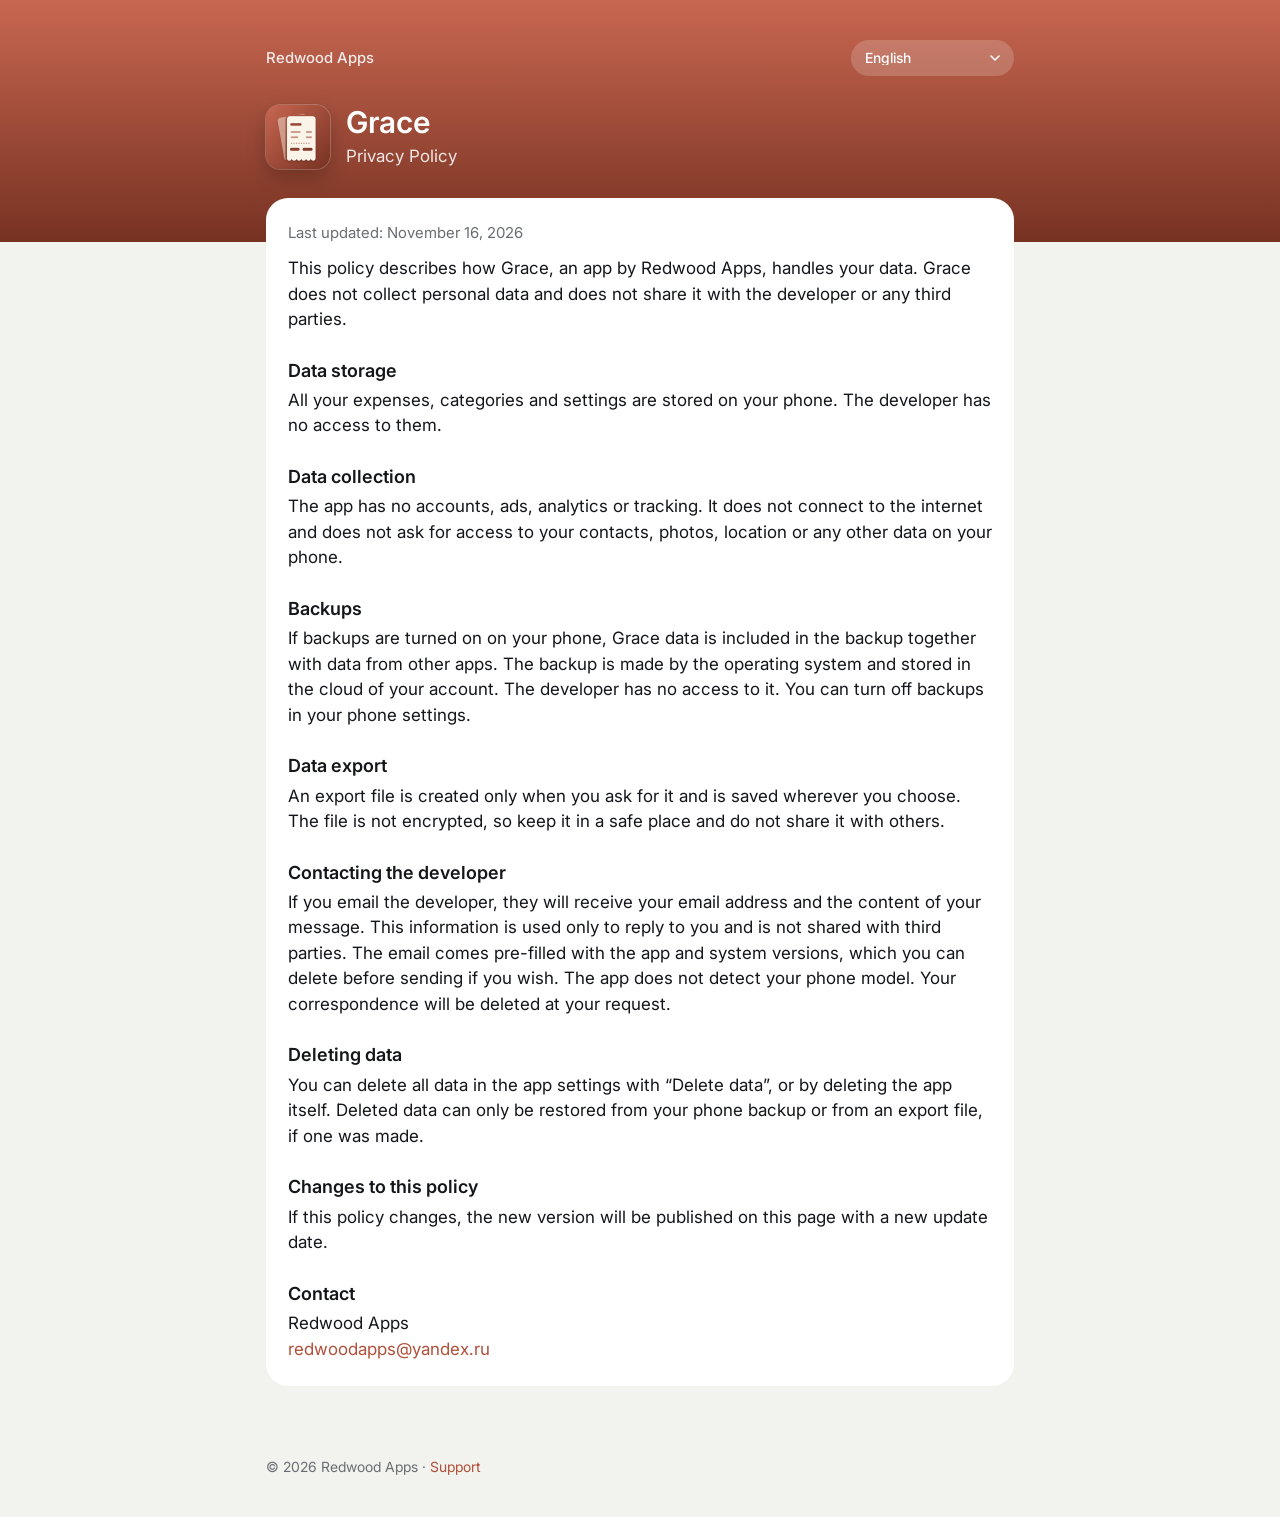
<file: index.html>
<!doctype html>
<html lang="en">
<head>
<meta charset="utf-8">
<!-- Отдельной главной нет: корень ведёт на политику Grace. GitHub Pages не умеет
     настоящую переадресацию сервером, поэтому — meta refresh и скрипт, который
     сохраняет ?lang= из адреса. -->
<meta http-equiv="refresh" content="0; url=grace/privacy/">
<link rel="canonical" href="https://redwood-apps.github.io/grace/privacy/">
<meta name="robots" content="noindex">
<title>Grace — Privacy Policy</title>
<script>location.replace('grace/privacy/' + location.search);</script>
</head>
<body>
<p><a href="grace/privacy/">Grace — Privacy Policy</a></p>
</body>
</html>
</file>
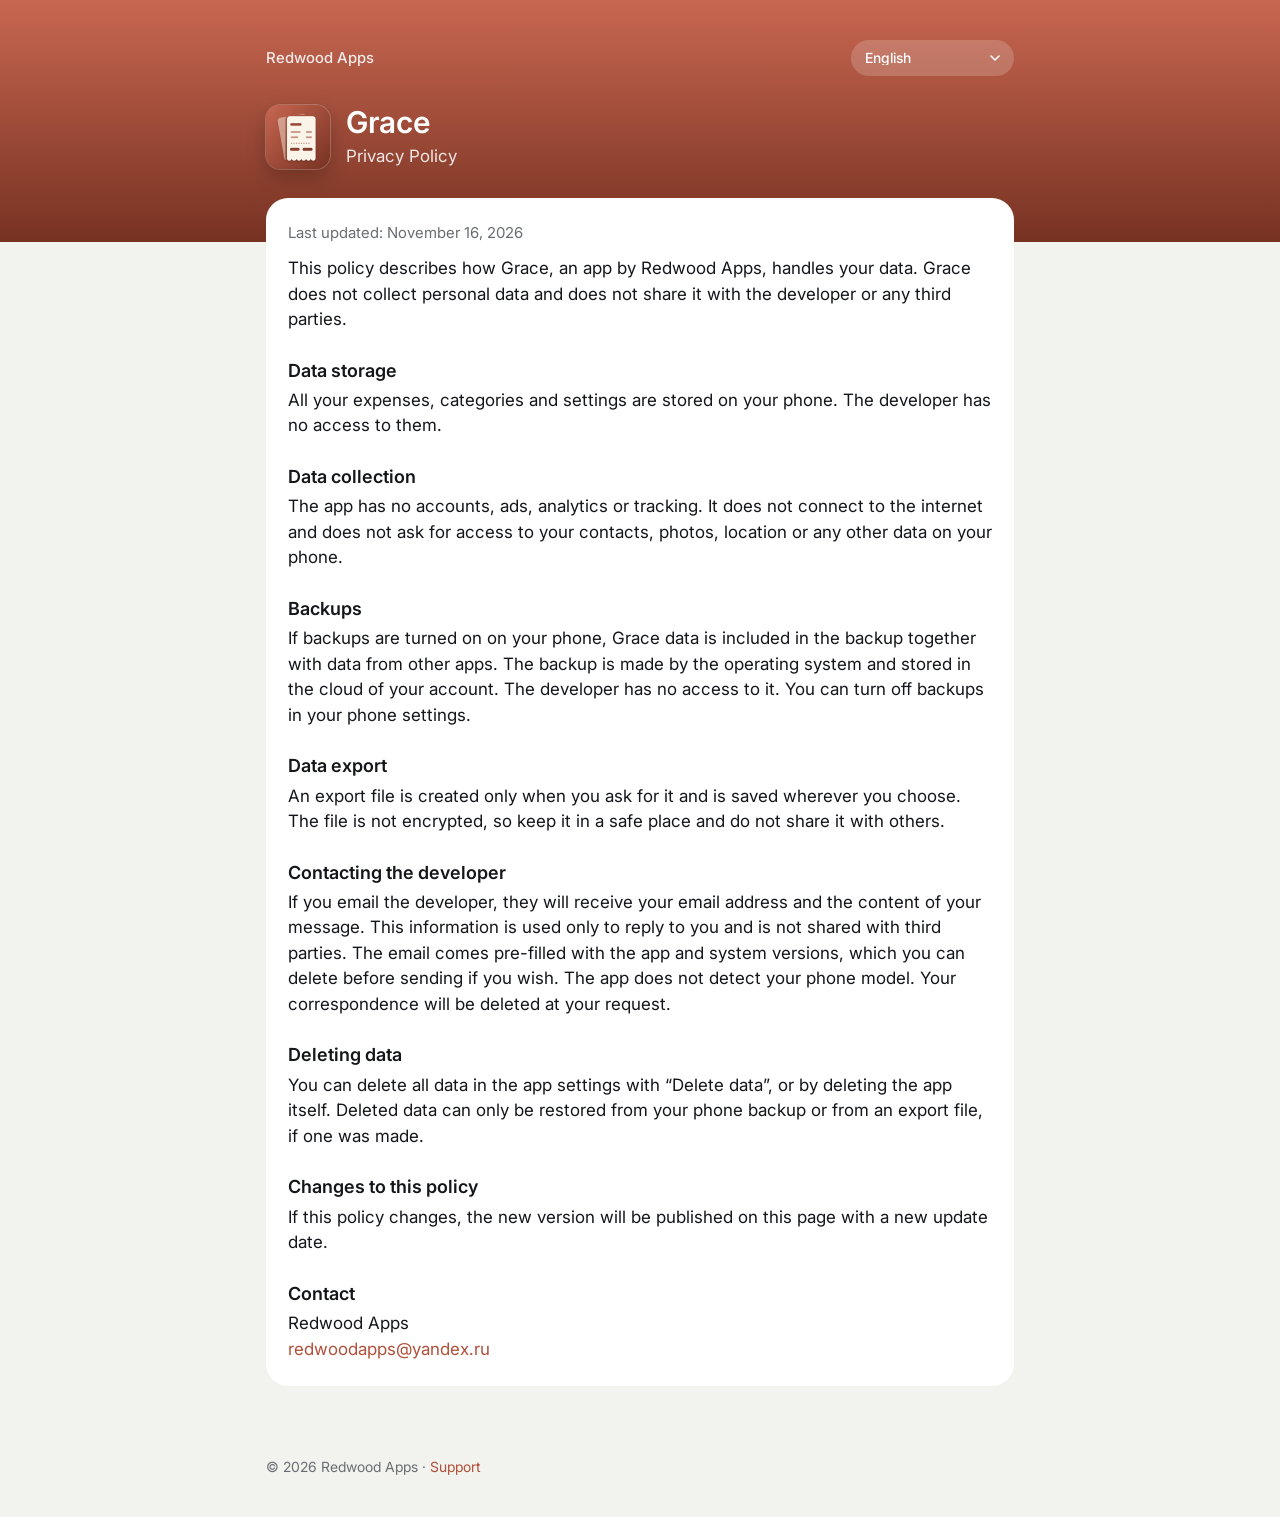
<file: grace/privacy/index.html>
<!doctype html>
<html lang="en">
<head>
<meta charset="utf-8">
<meta name="viewport" content="width=device-width, initial-scale=1, viewport-fit=cover">
<title>Grace — Privacy Policy</title>
<meta name="description" content="Privacy Policy of Grace, a personal expense tracker by Redwood Apps.">
<link rel="icon" type="image/png" sizes="64x64" href="../../assets/favicon.png?v=a2176e25">
<link rel="icon" type="image/png" sizes="192x192" href="../../assets/favicon-192.png?v=a2176e25">
<link rel="apple-touch-icon" href="../../assets/apple-touch-icon.png">
<link rel="stylesheet" href="../../assets/style.css?v=e72add0f">
<script src="../../assets/lang.js?v=58153609"></script>
</head>
<body>
<!-- Страница собирается из Grace-store/texts/privacy (policy.py, support.py, build.py); правки текста — там. -->
<header class="hero">
  <div class="hero-inner">
    <div class="hero-top">
      <span class="brand">Redwood Apps</span>
      <label class="lang-select"><span class="visually-hidden">Language</span><select id="lang"><option value="en" lang="en">English</option><option value="id" lang="id">Bahasa Indonesia</option><option value="de" lang="de">Deutsch</option><option value="es" lang="es">Español</option><option value="fr" lang="fr">Français</option><option value="it" lang="it">Italiano</option><option value="pl" lang="pl">Polski</option><option value="pt" lang="pt">Português</option><option value="vi" lang="vi">Tiếng Việt</option><option value="tr" lang="tr">Türkçe</option><option value="ru" lang="ru">Русский</option><option value="uk" lang="uk">Українська</option><option value="hi" lang="hi">हिन्दी</option><option value="th" lang="th">ไทย</option><option value="ja" lang="ja">日本語</option><option value="ko" lang="ko">한국어</option></select></label>
    </div>
    <div class="app-head">
      <img class="icon" src="../../assets/grace-icon.png" alt="" width="64" height="64">
      <div>
        <h1>Grace</h1>
        <p class="sub"><span data-lang="en" lang="en">Privacy Policy</span><span data-lang="id" lang="id" hidden>Kebijakan Privasi</span><span data-lang="de" lang="de" hidden>Datenschutzerklärung</span><span data-lang="es" lang="es" hidden>Política de privacidad</span><span data-lang="fr" lang="fr" hidden>Politique de confidentialité</span><span data-lang="it" lang="it" hidden>Informativa sulla privacy</span><span data-lang="pl" lang="pl" hidden>Polityka prywatności</span><span data-lang="pt" lang="pt" hidden>Política de privacidade</span><span data-lang="vi" lang="vi" hidden>Chính sách quyền riêng tư</span><span data-lang="tr" lang="tr" hidden>Gizlilik Politikası</span><span data-lang="ru" lang="ru" hidden>Политика конфиденциальности</span><span data-lang="uk" lang="uk" hidden>Політика конфіденційності</span><span data-lang="hi" lang="hi" hidden>गोपनीयता नीति</span><span data-lang="th" lang="th" hidden>นโยบายความเป็นส่วนตัว</span><span data-lang="ja" lang="ja" hidden>プライバシーポリシー</span><span data-lang="ko" lang="ko" hidden>개인정보 처리방침</span></p>
      </div>
    </div>
  </div>
</header>
<main class="content">
<article class="card policy" data-lang="en" lang="en">
<p class="muted">Last updated: November 16, 2026</p>
<p>This policy describes how Grace, an app by Redwood Apps, handles your data. Grace does not collect personal data and does not share it with the developer or any third parties.</p>
<h2>Data storage</h2>
<p>All your expenses, categories and settings are stored on your phone. The developer has no access to them.</p>
<h2>Data collection</h2>
<p>The app has no accounts, ads, analytics or tracking. It does not connect to the internet and does not ask for access to your contacts, photos, location or any other data on your phone.</p>
<h2>Backups</h2>
<p>If backups are turned on on your phone, Grace data is included in the backup together with data from other apps. The backup is made by the operating system and stored in the cloud of your account. The developer has no access to it. You can turn off backups in your phone settings.</p>
<h2>Data export</h2>
<p>An export file is created only when you ask for it and is saved wherever you choose. The file is not encrypted, so keep it in a safe place and do not share it with others.</p>
<h2>Contacting the developer</h2>
<p>If you email the developer, they will receive your email address and the content of your message. This information is used only to reply to you and is not shared with third parties. The email comes pre-filled with the app and system versions, which you can delete before sending if you wish. The app does not detect your phone model. Your correspondence will be deleted at your request.</p>
<h2>Deleting data</h2>
<p>You can delete all data in the app settings with “Delete data”, or by deleting the app itself. Deleted data can only be restored from your phone backup or from an export file, if one was made.</p>
<h2>Changes to this policy</h2>
<p>If this policy changes, the new version will be published on this page with a new update date.</p>
<h2>Contact</h2>
<p>Redwood Apps<br><a href="mailto:redwoodapps@yandex.ru?subject=Grace">redwoodapps@yandex.ru</a></p>
</article>
<article class="card policy" data-lang="id" lang="id" hidden>
<p class="muted">Terakhir diperbarui: 16 November 2026</p>
<p>Kebijakan ini menjelaskan cara aplikasi Grace dari Redwood Apps memperlakukan data Anda. Grace tidak mengumpulkan data pribadi dan tidak membagikannya kepada pengembang maupun pihak ketiga.</p>
<h2>Penyimpanan data</h2>
<p>Semua pengeluaran, kategori, dan pengaturan disimpan di ponsel Anda. Pengembang tidak memiliki akses ke data tersebut.</p>
<h2>Pengumpulan data</h2>
<p>Aplikasi ini tidak memiliki akun, iklan, analitik, maupun pelacakan. Aplikasi tidak terhubung ke internet dan tidak meminta akses ke kontak, foto, lokasi, atau data lain di ponsel Anda.</p>
<h2>Pencadangan</h2>
<p>Jika pencadangan aktif di ponsel Anda, data Grace ikut masuk ke cadangan bersama data aplikasi lain. Cadangan dibuat oleh sistem operasi dan disimpan di cloud akun Anda. Pengembang tidak memiliki akses ke cadangan tersebut. Anda dapat menonaktifkan pencadangan di pengaturan ponsel.</p>
<h2>Ekspor data</h2>
<p>File ekspor hanya dibuat atas permintaan Anda dan disimpan di tempat yang Anda pilih. File ini tidak dienkripsi, jadi simpan di tempat yang aman dan jangan berikan kepada orang lain.</p>
<h2>Menghubungi pengembang</h2>
<p>Jika Anda mengirim email kepada pengembang, pengembang akan menerima alamat email dan isi pesan Anda. Data ini hanya digunakan untuk membalas dan tidak dibagikan kepada pihak ketiga. Email sudah berisi versi aplikasi dan sistem, yang dapat Anda hapus sebelum dikirim jika mau. Aplikasi tidak mendeteksi model ponsel Anda. Atas permintaan Anda, korespondensi akan dihapus.</p>
<h2>Penghapusan data</h2>
<p>Anda dapat menghapus semua data di pengaturan aplikasi melalui opsi “Hapus data” atau dengan menghapus aplikasinya. Data yang dihapus hanya dapat dipulihkan dari cadangan ponsel atau dari file ekspor, jika pernah dibuat.</p>
<h2>Perubahan kebijakan</h2>
<p>Jika kebijakan ini berubah, versi baru akan diterbitkan di halaman ini dengan tanggal pembaruan yang baru.</p>
<h2>Kontak</h2>
<p>Redwood Apps<br><a href="mailto:redwoodapps@yandex.ru?subject=Grace">redwoodapps@yandex.ru</a></p>
</article>
<article class="card policy" data-lang="de" lang="de" hidden>
<p class="muted">Zuletzt aktualisiert: 16. November 2026</p>
<p>Diese Datenschutzerklärung beschreibt, wie die App Grace von Redwood Apps mit Ihren Daten umgeht. Grace erhebt keine personenbezogenen Daten und gibt sie weder an den Entwickler noch an Dritte weiter.</p>
<h2>Speicherung der Daten</h2>
<p>Alle Ausgaben, Kategorien und Einstellungen werden auf Ihrem Smartphone gespeichert. Der Entwickler hat keinen Zugriff darauf.</p>
<h2>Erhebung von Daten</h2>
<p>Die App hat keine Konten, keine Werbung, keine Analyse und kein Tracking. Sie stellt keine Verbindung zum Internet her und fragt nicht nach Zugriff auf Ihre Kontakte, Fotos, Ihren Standort oder andere Daten auf dem Smartphone.</p>
<h2>Datensicherung</h2>
<p>Ist auf Ihrem Smartphone die Datensicherung aktiviert, werden die Daten von Grace zusammen mit den Daten anderer Apps gesichert. Die Sicherung erstellt das Betriebssystem, gespeichert wird sie in der Cloud Ihres Kontos. Der Entwickler hat keinen Zugriff darauf. Sie können die Datensicherung in den Einstellungen Ihres Smartphones deaktivieren.</p>
<h2>Datenexport</h2>
<p>Eine Exportdatei wird nur auf Ihren Wunsch erstellt und dort gespeichert, wo Sie es festlegen. Die Datei ist nicht verschlüsselt. Bewahren Sie sie daher sicher auf und geben Sie sie nicht an andere weiter.</p>
<h2>Kontakt zum Entwickler</h2>
<p>Wenn Sie dem Entwickler eine E-Mail schreiben, erhält er Ihre E-Mail-Adresse und den Inhalt Ihrer Nachricht. Diese Daten werden ausschließlich zur Beantwortung verwendet und nicht an Dritte weitergegeben. Die E-Mail enthält bereits die Versionen der App und des Betriebssystems, die Sie vor dem Senden löschen können, wenn Sie möchten. Das Modell Ihres Smartphones erkennt die App nicht. Auf Ihren Wunsch wird die Korrespondenz gelöscht.</p>
<h2>Löschen der Daten</h2>
<p>Sie können alle Daten in den Einstellungen der App über „Daten löschen“ oder zusammen mit der App selbst löschen. Gelöschte Daten lassen sich nur aus der Datensicherung des Smartphones oder aus einer Exportdatei wiederherstellen, sofern diese erstellt wurden.</p>
<h2>Änderungen dieser Erklärung</h2>
<p>Ändert sich diese Datenschutzerklärung, wird die neue Fassung auf dieser Seite mit neuem Aktualisierungsdatum veröffentlicht.</p>
<h2>Kontakt</h2>
<p>Redwood Apps<br><a href="mailto:redwoodapps@yandex.ru?subject=Grace">redwoodapps@yandex.ru</a></p>
</article>
<article class="card policy" data-lang="es" lang="es" hidden>
<p class="muted">Última actualización: 16 de noviembre de 2026</p>
<p>Esta política describe cómo Grace, una app de Redwood Apps, trata tus datos. Grace no recopila datos personales ni los comparte con el desarrollador ni con terceros.</p>
<h2>Almacenamiento de datos</h2>
<p>Todos los gastos, categorías y ajustes se guardan en tu teléfono. El desarrollador no tiene acceso a ellos.</p>
<h2>Recopilación de datos</h2>
<p>La app no tiene cuentas, publicidad, analítica ni rastreo. No se conecta a internet ni pide acceso a tus contactos, fotos, ubicación u otros datos del teléfono.</p>
<h2>Copias de seguridad</h2>
<p>Si tienes activadas las copias de seguridad en tu teléfono, los datos de Grace se incluyen en la copia junto con los de otras apps. La copia la hace el sistema operativo y se guarda en la nube de tu cuenta. El desarrollador no tiene acceso a ella. Puedes desactivar las copias de seguridad en los ajustes del teléfono.</p>
<h2>Exportación de datos</h2>
<p>El archivo de exportación se crea solo cuando lo pides y se guarda donde tú elijas. El archivo no está cifrado, así que guárdalo en un lugar seguro y no lo compartas con otras personas.</p>
<h2>Contacto con el desarrollador</h2>
<p>Si le escribes al desarrollador por correo electrónico, recibirá tu dirección y el contenido del mensaje. Estos datos se usan solo para responderte y no se comparten con terceros. El correo ya incluye las versiones de la app y del sistema, que puedes borrar antes de enviarlo si lo prefieres. La app no detecta el modelo de tu teléfono. Si lo pides, la correspondencia se eliminará.</p>
<h2>Eliminación de datos</h2>
<p>Puedes eliminar todos los datos en los ajustes de la app con la opción “Eliminar datos” o borrando la app. Los datos eliminados solo se pueden recuperar desde la copia de seguridad del teléfono o desde un archivo de exportación, si se crearon.</p>
<h2>Cambios en esta política</h2>
<p>Si esta política cambia, la nueva versión se publicará en esta página con una nueva fecha de actualización.</p>
<h2>Contacto</h2>
<p>Redwood Apps<br><a href="mailto:redwoodapps@yandex.ru?subject=Grace">redwoodapps@yandex.ru</a></p>
</article>
<article class="card policy" data-lang="fr" lang="fr" hidden>
<p class="muted">Dernière mise à jour : 16 novembre 2026</p>
<p>Cette politique décrit la manière dont Grace, une application de Redwood Apps, traite vos données. Grace ne collecte aucune donnée personnelle et n’en transmet ni au développeur ni à des tiers.</p>
<h2>Stockage des données</h2>
<p>Toutes les dépenses, catégories et réglages sont stockés sur votre téléphone. Le développeur n’y a pas accès.</p>
<h2>Collecte de données</h2>
<p>L’application ne comporte ni compte, ni publicité, ni outil d’analyse, ni pistage. Elle ne se connecte pas à Internet et ne demande pas l’accès à vos contacts, à vos photos, à votre position ni à d’autres données du téléphone.</p>
<h2>Sauvegarde</h2>
<p>Si la sauvegarde est activée sur votre téléphone, les données de Grace y sont incluses avec celles des autres applications. La sauvegarde est réalisée par le système d’exploitation et stockée dans le cloud de votre compte. Le développeur n’y a pas accès. Vous pouvez désactiver la sauvegarde dans les réglages du téléphone.</p>
<h2>Exportation des données</h2>
<p>Le fichier d’exportation n’est créé qu’à votre demande et enregistré à l’endroit de votre choix. Ce fichier n’est pas chiffré : conservez-le en lieu sûr et ne le communiquez pas à des tiers.</p>
<h2>Contacter le développeur</h2>
<p>Si vous écrivez au développeur par e-mail, il recevra votre adresse et le contenu de votre message. Ces données servent uniquement à vous répondre et ne sont pas transmises à des tiers. L’e-mail contient d’emblée les versions de l’application et du système, que vous pouvez supprimer avant l’envoi si vous le souhaitez. L’application ne détecte pas le modèle de votre téléphone. Sur simple demande, la correspondance sera supprimée.</p>
<h2>Suppression des données</h2>
<p>Vous pouvez supprimer toutes les données dans les réglages de l’application, via « Supprimer les données », ou en supprimant l’application elle-même. Les données supprimées ne peuvent être restaurées qu’à partir de la sauvegarde du téléphone ou d’un fichier d’exportation, s’ils ont été créés.</p>
<h2>Modifications de cette politique</h2>
<p>En cas de modification, la nouvelle version sera publiée sur cette page avec une nouvelle date de mise à jour.</p>
<h2>Contact</h2>
<p>Redwood Apps<br><a href="mailto:redwoodapps@yandex.ru?subject=Grace">redwoodapps@yandex.ru</a></p>
</article>
<article class="card policy" data-lang="it" lang="it" hidden>
<p class="muted">Ultimo aggiornamento: 16 novembre 2026</p>
<p>Questa informativa descrive come Grace, un’app di Redwood Apps, tratta i tuoi dati. Grace non raccoglie dati personali e non li condivide né con lo sviluppatore né con terzi.</p>
<h2>Conservazione dei dati</h2>
<p>Tutte le spese, le categorie e le impostazioni sono salvate sul tuo telefono. Lo sviluppatore non vi ha accesso.</p>
<h2>Raccolta dei dati</h2>
<p>L’app non prevede account, pubblicità, strumenti di analisi né tracciamento. Non si connette a internet e non chiede l’accesso a contatti, foto, posizione o altri dati del telefono.</p>
<h2>Backup</h2>
<p>Se sul telefono è attivo il backup, i dati di Grace vengono inclusi nella copia insieme a quelli delle altre app. La copia viene creata dal sistema operativo e conservata nel cloud del tuo account. Lo sviluppatore non vi ha accesso. Puoi disattivare il backup nelle impostazioni del telefono.</p>
<h2>Esportazione dei dati</h2>
<p>Il file di esportazione viene creato solo su tua richiesta e salvato dove scegli tu. Il file non è cifrato: conservalo in un luogo sicuro e non condividerlo con altri.</p>
<h2>Contattare lo sviluppatore</h2>
<p>Se scrivi allo sviluppatore via e-mail, riceverà il tuo indirizzo e il contenuto del messaggio. Questi dati vengono usati solo per risponderti e non vengono condivisi con terzi. L’e-mail contiene già le versioni dell’app e del sistema, che puoi eliminare prima dell’invio, se preferisci. L’app non rileva il modello del telefono. Su tua richiesta, la corrispondenza verrà cancellata.</p>
<h2>Eliminazione dei dati</h2>
<p>Puoi eliminare tutti i dati nelle impostazioni dell’app con la voce «Elimina dati» oppure disinstallando l’app. I dati eliminati possono essere recuperati solo dal backup del telefono o da un file di esportazione, se sono stati creati.</p>
<h2>Modifiche all’informativa</h2>
<p>Se l’informativa cambia, la nuova versione sarà pubblicata su questa pagina con una nuova data di aggiornamento.</p>
<h2>Contatti</h2>
<p>Redwood Apps<br><a href="mailto:redwoodapps@yandex.ru?subject=Grace">redwoodapps@yandex.ru</a></p>
</article>
<article class="card policy" data-lang="pl" lang="pl" hidden>
<p class="muted">Ostatnia aktualizacja: 16 listopada 2026 r.</p>
<p>Niniejsza polityka opisuje, jak aplikacja Grace od Redwood Apps postępuje z Twoimi danymi. Grace nie zbiera danych osobowych i nie przekazuje ich ani twórcy, ani podmiotom trzecim.</p>
<h2>Przechowywanie danych</h2>
<p>Wszystkie wydatki, kategorie i ustawienia są przechowywane w Twoim telefonie. Twórca nie ma do nich dostępu.</p>
<h2>Zbieranie danych</h2>
<p>W aplikacji nie ma kont, reklam, analityki ani śledzenia. Aplikacja nie łączy się z internetem i nie prosi o dostęp do kontaktów, zdjęć, lokalizacji ani innych danych w telefonie.</p>
<h2>Kopie zapasowe</h2>
<p>Jeśli w telefonie włączone są kopie zapasowe, dane Grace trafiają do kopii razem z danymi innych aplikacji. Kopię tworzy system operacyjny i przechowuje ją w chmurze Twojego konta. Twórca nie ma do niej dostępu. Kopie zapasowe możesz wyłączyć w ustawieniach telefonu.</p>
<h2>Eksport danych</h2>
<p>Plik eksportu powstaje tylko na Twoje żądanie i jest zapisywany w wybranym przez Ciebie miejscu. Plik nie jest zaszyfrowany, dlatego przechowuj go w bezpiecznym miejscu i nie udostępniaj go innym osobom.</p>
<h2>Kontakt z twórcą</h2>
<p>Jeśli napiszesz do twórcy e-mail, otrzyma on Twój adres i treść wiadomości. Dane te są wykorzystywane wyłącznie w celu udzielenia odpowiedzi i nie są przekazywane podmiotom trzecim. Wiadomość zawiera już wersje aplikacji i systemu — jeśli chcesz, możesz je usunąć przed wysłaniem. Aplikacja nie odczytuje modelu telefonu. Na Twoją prośbę korespondencja zostanie usunięta.</p>
<h2>Usuwanie danych</h2>
<p>Wszystkie dane możesz usunąć w ustawieniach aplikacji za pomocą opcji „Usuń dane” albo razem z samą aplikacją. Usunięte dane można odzyskać tylko z kopii zapasowej telefonu lub z pliku eksportu, jeśli zostały utworzone.</p>
<h2>Zmiany polityki</h2>
<p>Jeśli polityka się zmieni, nowa wersja zostanie opublikowana na tej stronie z nową datą aktualizacji.</p>
<h2>Kontakt</h2>
<p>Redwood Apps<br><a href="mailto:redwoodapps@yandex.ru?subject=Grace">redwoodapps@yandex.ru</a></p>
</article>
<article class="card policy" data-lang="pt" lang="pt" hidden>
<p class="muted">Última atualização: 16 de novembro de 2026</p>
<p>Esta política descreve como o Grace, um app da Redwood Apps, trata os seus dados. O Grace não coleta dados pessoais nem os compartilha com o desenvolvedor ou com terceiros.</p>
<h2>Armazenamento de dados</h2>
<p>Todas as despesas, categorias e ajustes ficam guardados no seu celular. O desenvolvedor não tem acesso a eles.</p>
<h2>Coleta de dados</h2>
<p>O app não tem contas, anúncios, análises nem rastreamento. Ele não se conecta à internet e não pede acesso aos seus contatos, fotos, localização ou outros dados do celular.</p>
<h2>Backup</h2>
<p>Se o backup estiver ativado no seu celular, os dados do Grace entram na cópia junto com os dados de outros apps. A cópia é feita pelo sistema operacional e fica guardada na nuvem da sua conta. O desenvolvedor não tem acesso a ela. Você pode desativar o backup nas configurações do celular.</p>
<h2>Exportação de dados</h2>
<p>O arquivo de exportação só é criado quando você pede e é salvo onde você escolher. O arquivo não é criptografado, por isso guarde-o em um lugar seguro e não o compartilhe com outras pessoas.</p>
<h2>Contato com o desenvolvedor</h2>
<p>Se você escrever ao desenvolvedor por e-mail, ele receberá o seu endereço e o conteúdo da mensagem. Esses dados são usados apenas para responder e não são compartilhados com terceiros. O e-mail já vem com as versões do app e do sistema, que você pode apagar antes de enviar, se quiser. O app não identifica o modelo do celular. A seu pedido, a conversa será excluída.</p>
<h2>Exclusão de dados</h2>
<p>Você pode excluir todos os dados nos ajustes do app, pela opção “Excluir dados”, ou apagando o próprio app. Os dados excluídos só podem ser recuperados pelo backup do celular ou por um arquivo de exportação, se tiverem sido criados.</p>
<h2>Alterações nesta política</h2>
<p>Se esta política mudar, a nova versão será publicada nesta página com uma nova data de atualização.</p>
<h2>Contato</h2>
<p>Redwood Apps<br><a href="mailto:redwoodapps@yandex.ru?subject=Grace">redwoodapps@yandex.ru</a></p>
</article>
<article class="card policy" data-lang="vi" lang="vi" hidden>
<p class="muted">Cập nhật lần cuối: ngày 16 tháng 11 năm 2026</p>
<p>Chính sách này mô tả cách ứng dụng Grace của Redwood Apps xử lý dữ liệu của bạn. Grace không thu thập dữ liệu cá nhân và không chia sẻ dữ liệu với nhà phát triển hay bất kỳ bên thứ ba nào.</p>
<h2>Lưu trữ dữ liệu</h2>
<p>Mọi khoản chi tiêu, danh mục và cài đặt được lưu trên điện thoại của bạn. Nhà phát triển không có quyền truy cập vào chúng.</p>
<h2>Thu thập dữ liệu</h2>
<p>Ứng dụng không có tài khoản, quảng cáo, phân tích hay theo dõi. Ứng dụng không kết nối Internet và không yêu cầu quyền truy cập danh bạ, ảnh, vị trí hay dữ liệu khác trên điện thoại.</p>
<h2>Sao lưu</h2>
<p>Nếu điện thoại của bạn bật sao lưu, dữ liệu Grace sẽ được đưa vào bản sao lưu cùng dữ liệu của các ứng dụng khác. Bản sao lưu do hệ điều hành tạo và lưu trên đám mây của tài khoản bạn. Nhà phát triển không có quyền truy cập vào bản sao lưu này. Bạn có thể tắt sao lưu trong phần cài đặt của điện thoại.</p>
<h2>Xuất dữ liệu</h2>
<p>Tệp xuất chỉ được tạo khi bạn yêu cầu và được lưu ở nơi bạn chọn. Tệp không được mã hóa, vì vậy hãy cất giữ ở nơi an toàn và không chia sẻ với người khác.</p>
<h2>Liên hệ nhà phát triển</h2>
<p>Nếu bạn gửi email cho nhà phát triển, nhà phát triển sẽ nhận được địa chỉ email và nội dung thư của bạn. Thông tin này chỉ được dùng để trả lời và không được chia sẻ với bên thứ ba. Thư đã có sẵn phiên bản ứng dụng và hệ thống, bạn có thể xóa trước khi gửi nếu muốn. Ứng dụng không xác định kiểu máy điện thoại. Theo yêu cầu của bạn, thư từ trao đổi sẽ được xóa.</p>
<h2>Xóa dữ liệu</h2>
<p>Bạn có thể xóa toàn bộ dữ liệu trong cài đặt của ứng dụng bằng mục “Xóa dữ liệu” hoặc gỡ cài đặt ứng dụng. Dữ liệu đã xóa chỉ có thể khôi phục từ bản sao lưu của điện thoại hoặc từ tệp xuất, nếu đã được tạo.</p>
<h2>Thay đổi chính sách</h2>
<p>Nếu chính sách này thay đổi, phiên bản mới sẽ được đăng trên trang này kèm ngày cập nhật mới.</p>
<h2>Liên hệ</h2>
<p>Redwood Apps<br><a href="mailto:redwoodapps@yandex.ru?subject=Grace">redwoodapps@yandex.ru</a></p>
</article>
<article class="card policy" data-lang="tr" lang="tr" hidden>
<p class="muted">Son güncelleme: 16 Kasım 2026</p>
<p>Bu politika, Redwood Apps tarafından geliştirilen Grace uygulamasının verilerinizi nasıl ele aldığını açıklar. Grace kişisel veri toplamaz ve verilerinizi ne geliştiriciyle ne de üçüncü kişilerle paylaşır.</p>
<h2>Verilerin saklanması</h2>
<p>Tüm harcamalar, kategoriler ve ayarlar telefonunuzda saklanır. Geliştiricinin bunlara erişimi yoktur.</p>
<h2>Veri toplama</h2>
<p>Uygulamada hesap, reklam, analiz ve izleme yoktur. Uygulama internete bağlanmaz; kişilerinize, fotoğraflarınıza, konumunuza veya telefondaki diğer verilere erişim istemez.</p>
<h2>Yedekleme</h2>
<p>Telefonunuzda yedekleme açıksa Grace verileri, diğer uygulamaların verileriyle birlikte yedeğe dahil edilir. Yedeği işletim sistemi oluşturur ve hesabınıza ait bulutta saklar. Geliştiricinin bu yedeğe erişimi yoktur. Yedeklemeyi telefonunuzun ayarlarından kapatabilirsiniz.</p>
<h2>Verileri dışa aktarma</h2>
<p>Dışa aktarma dosyası yalnızca siz istediğinizde oluşturulur ve seçtiğiniz yere kaydedilir. Dosya şifrelenmez; bu nedenle güvenli bir yerde saklayın ve başkalarıyla paylaşmayın.</p>
<h2>Geliştiriciyle iletişim</h2>
<p>Geliştiriciye e-posta gönderirseniz geliştirici e-posta adresinizi ve mesajınızın içeriğini alır. Bu bilgiler yalnızca size yanıt vermek için kullanılır ve üçüncü kişilerle paylaşılmaz. E-postada uygulama ve sistem sürümleri hazır olarak yer alır; isterseniz göndermeden önce silebilirsiniz. Uygulama telefonunuzun modelini belirlemez. Talebiniz üzerine yazışmalar silinir.</p>
<h2>Verileri silme</h2>
<p>Tüm verileri uygulama ayarlarındaki “Verileri sil” seçeneğiyle ya da uygulamayı silerek kaldırabilirsiniz. Silinen veriler yalnızca, oluşturulmuşsa telefonun yedeğinden veya dışa aktarma dosyasından geri yüklenebilir.</p>
<h2>Politikadaki değişiklikler</h2>
<p>Bu politika değişirse yeni sürüm, yeni güncelleme tarihiyle bu sayfada yayımlanır.</p>
<h2>İletişim</h2>
<p>Redwood Apps<br><a href="mailto:redwoodapps@yandex.ru?subject=Grace">redwoodapps@yandex.ru</a></p>
</article>
<article class="card policy" data-lang="ru" lang="ru" hidden>
<p class="muted">Последнее обновление: 16 ноября 2026 г.</p>
<p>Эта политика описывает, как приложение Grace от разработчика Redwood Apps обращается с вашими данными. Grace не собирает персональные данные и не передаёт их ни разработчику, ни третьим лицам.</p>
<h2>Хранение данных</h2>
<p>Все записи, категории и настройки хранятся на вашем телефоне. У разработчика нет к ним доступа.</p>
<h2>Сбор данных</h2>
<p>В приложении нет аккаунтов, рекламы, аналитики и слежки. Приложение не выходит в интернет и не просит доступа к контактам, фото, местоположению и другим данным телефона.</p>
<h2>Резервное копирование</h2>
<p>Если на телефоне включено резервное копирование, данные Grace попадают в копию вместе с данными других приложений. Копию делает операционная система и хранит её в облаке вашей учётной записи. Разработчик доступа к ней не имеет. Отключить копирование можно в настройках телефона.</p>
<h2>Экспорт данных</h2>
<p>Файл экспорта создаётся только по вашему запросу и сохраняется туда, куда вы укажете. Файл не зашифрован, поэтому храните его в надёжном месте и не передавайте посторонним.</p>
<h2>Обращение к разработчику</h2>
<p>Если вы напишете разработчику по электронной почте, он получит ваш адрес и содержание письма. Эти данные используются только для ответа и не передаются третьим лицам. Письмо заранее содержит версии приложения и системы, которые при желании можно удалить перед отправкой. Модель телефона приложение не определяет. По вашему запросу переписка будет удалена.</p>
<h2>Удаление данных</h2>
<p>При необходимости все данные можно удалить в настройках приложения через пункт «Удалить данные» или вместе с самим приложением. Удалённые данные можно восстановить только из резервной копии телефона или файла экспорта, если они были созданы.</p>
<h2>Изменения политики</h2>
<p>Если политика изменится, новая редакция будет опубликована на этой странице с новой датой обновления.</p>
<h2>Контакты</h2>
<p>Redwood Apps<br><a href="mailto:redwoodapps@yandex.ru?subject=Grace">redwoodapps@yandex.ru</a></p>
</article>
<article class="card policy" data-lang="uk" lang="uk" hidden>
<p class="muted">Останнє оновлення: 16 листопада 2026 р.</p>
<p>Ця політика описує, як застосунок Grace від розробника Redwood Apps поводиться з вашими даними. Grace не збирає персональних даних і не передає їх ні розробнику, ні третім особам.</p>
<h2>Зберігання даних</h2>
<p>Усі витрати, категорії та налаштування зберігаються на вашому телефоні. Розробник не має до них доступу.</p>
<h2>Збирання даних</h2>
<p>У застосунку немає облікових записів, реклами, аналітики та стеження. Застосунок не виходить в інтернет і не просить доступу до контактів, фото, геолокації та інших даних телефона.</p>
<h2>Резервне копіювання</h2>
<p>Якщо на телефоні ввімкнено резервне копіювання, дані Grace потрапляють до копії разом із даними інших застосунків. Копію створює операційна система і зберігає її в хмарі вашого облікового запису. Розробник не має до неї доступу. Вимкнути копіювання можна в налаштуваннях телефона.</p>
<h2>Експорт даних</h2>
<p>Файл експорту створюється лише на ваш запит і зберігається там, де ви вкажете. Файл не зашифровано, тому зберігайте його в надійному місці й не передавайте стороннім.</p>
<h2>Звернення до розробника</h2>
<p>Якщо ви напишете розробнику електронною поштою, він отримає вашу адресу й зміст листа. Ці дані використовуються лише для відповіді й не передаються третім особам. Лист заздалегідь містить версії застосунку та системи — за бажання їх можна видалити перед надсиланням. Модель телефона застосунок не визначає. На ваш запит листування буде видалено.</p>
<h2>Видалення даних</h2>
<p>Усі дані можна видалити в налаштуваннях застосунку через пункт «Видалити дані» або разом із самим застосунком. Видалені дані можна відновити лише з резервної копії телефона або з файлу експорту, якщо їх було створено.</p>
<h2>Зміни політики</h2>
<p>Якщо політика зміниться, нову редакцію буде опубліковано на цій сторінці з новою датою оновлення.</p>
<h2>Контакти</h2>
<p>Redwood Apps<br><a href="mailto:redwoodapps@yandex.ru?subject=Grace">redwoodapps@yandex.ru</a></p>
</article>
<article class="card policy" data-lang="hi" lang="hi" hidden>
<p class="muted">अंतिम अपडेट: 16 नवंबर 2026</p>
<p>यह नीति बताती है कि Redwood Apps का ऐप Grace आपके डेटा के साथ कैसे व्यवहार करता है। Grace कोई व्यक्तिगत डेटा एकत्र नहीं करता और उसे न डेवलपर के साथ साझा करता है, न किसी तीसरे पक्ष के साथ।</p>
<h2>डेटा का भंडारण</h2>
<p>सभी खर्च, श्रेणियाँ और सेटिंग आपके फ़ोन में सेव रहती हैं। डेवलपर की इन तक कोई पहुँच नहीं है।</p>
<h2>डेटा संग्रह</h2>
<p>ऐप में न कोई अकाउंट है, न विज्ञापन, न एनालिटिक्स और न ही ट्रैकिंग। ऐप इंटरनेट से कनेक्ट नहीं होता और आपके कॉन्टैक्ट, फ़ोटो, लोकेशन या फ़ोन के किसी अन्य डेटा तक पहुँच की अनुमति नहीं माँगता।</p>
<h2>बैकअप</h2>
<p>अगर आपके फ़ोन में बैकअप चालू है, तो Grace का डेटा दूसरे ऐप्स के डेटा के साथ बैकअप में शामिल हो जाता है। बैकअप ऑपरेटिंग सिस्टम बनाता है और उसे आपके अकाउंट के क्लाउड में रखता है। डेवलपर की उस तक कोई पहुँच नहीं है। आप फ़ोन की सेटिंग में बैकअप बंद कर सकते हैं।</p>
<h2>डेटा एक्सपोर्ट</h2>
<p>एक्सपोर्ट फ़ाइल केवल आपके कहने पर बनती है और वहीं सेव होती है जहाँ आप चुनते हैं। यह फ़ाइल एन्क्रिप्ट नहीं होती, इसलिए इसे सुरक्षित जगह पर रखें और दूसरों के साथ साझा न करें।</p>
<h2>डेवलपर से संपर्क</h2>
<p>अगर आप डेवलपर को ईमेल भेजते हैं, तो डेवलपर को आपका ईमेल पता और संदेश की सामग्री मिलेगी। इस जानकारी का उपयोग केवल जवाब देने के लिए किया जाता है और इसे किसी तीसरे पक्ष के साथ साझा नहीं किया जाता। ईमेल में ऐप और सिस्टम के वर्शन पहले से लिखे होते हैं, जिन्हें आप चाहें तो भेजने से पहले हटा सकते हैं। ऐप आपके फ़ोन का मॉडल नहीं पहचानता। आपके अनुरोध पर पत्राचार हटा दिया जाएगा।</p>
<h2>डेटा हटाना</h2>
<p>आप ऐप की सेटिंग में “डेटा हटाएँ” विकल्प से या ऐप को ही हटाकर सारा डेटा मिटा सकते हैं। हटाया गया डेटा केवल फ़ोन के बैकअप या एक्सपोर्ट फ़ाइल से ही वापस लाया जा सकता है, अगर वे बनाए गए हों।</p>
<h2>नीति में बदलाव</h2>
<p>अगर यह नीति बदलती है, तो नया संस्करण नई अपडेट तारीख के साथ इसी पेज पर प्रकाशित किया जाएगा।</p>
<h2>संपर्क</h2>
<p>Redwood Apps<br><a href="mailto:redwoodapps@yandex.ru?subject=Grace">redwoodapps@yandex.ru</a></p>
</article>
<article class="card policy" data-lang="th" lang="th" hidden>
<p class="muted">อัปเดตล่าสุด: 16 พฤศจิกายน 2569</p>
<p>นโยบายนี้อธิบายวิธีที่แอป Grace ของ Redwood Apps จัดการข้อมูลของคุณ Grace ไม่เก็บรวบรวมข้อมูลส่วนบุคคล และไม่เปิดเผยข้อมูลให้แก่ผู้พัฒนาหรือบุคคลภายนอก</p>
<h2>การจัดเก็บข้อมูล</h2>
<p>รายจ่าย หมวดหมู่ และการตั้งค่าทั้งหมดจัดเก็บไว้ในโทรศัพท์ของคุณ ผู้พัฒนาไม่สามารถเข้าถึงข้อมูลเหล่านี้ได้</p>
<h2>การเก็บรวบรวมข้อมูล</h2>
<p>แอปนี้ไม่มีบัญชีผู้ใช้ โฆษณา การวิเคราะห์ หรือการติดตาม แอปไม่เชื่อมต่ออินเทอร์เน็ต และไม่ขอสิทธิ์เข้าถึงรายชื่อติดต่อ รูปภาพ ตำแหน่ง หรือข้อมูลอื่นในโทรศัพท์</p>
<h2>การสำรองข้อมูล</h2>
<p>หากเปิดการสำรองข้อมูลไว้ในโทรศัพท์ ข้อมูลของ Grace จะรวมอยู่ในข้อมูลสำรองพร้อมกับข้อมูลของแอปอื่น ระบบปฏิบัติการเป็นผู้สร้างข้อมูลสำรองและจัดเก็บไว้ในคลาวด์ของบัญชีคุณ ผู้พัฒนาไม่สามารถเข้าถึงข้อมูลสำรองนี้ได้ คุณปิดการสำรองข้อมูลได้ในการตั้งค่าของโทรศัพท์</p>
<h2>การส่งออกข้อมูล</h2>
<p>ไฟล์ส่งออกจะสร้างขึ้นเมื่อคุณสั่งเท่านั้น และบันทึกไว้ในตำแหน่งที่คุณเลือก ไฟล์นี้ไม่ได้เข้ารหัส จึงควรเก็บไว้ในที่ปลอดภัยและไม่ส่งต่อให้ผู้อื่น</p>
<h2>การติดต่อผู้พัฒนา</h2>
<p>หากคุณส่งอีเมลถึงผู้พัฒนา ผู้พัฒนาจะได้รับที่อยู่อีเมลและเนื้อหาข้อความของคุณ ข้อมูลนี้ใช้เพื่อตอบกลับเท่านั้นและจะไม่เปิดเผยให้บุคคลภายนอก อีเมลจะระบุเวอร์ชันของแอปและระบบไว้ล่วงหน้า ซึ่งคุณลบออกก่อนส่งได้หากต้องการ แอปไม่ได้ตรวจหารุ่นโทรศัพท์ของคุณ เมื่อคุณร้องขอ อีเมลที่ติดต่อกันจะถูกลบ</p>
<h2>การลบข้อมูล</h2>
<p>คุณลบข้อมูลทั้งหมดได้ในการตั้งค่าของแอปผ่านเมนู “ลบข้อมูล” หรือลบแอปออกจากเครื่อง ข้อมูลที่ลบแล้วจะกู้คืนได้จากข้อมูลสำรองของโทรศัพท์หรือไฟล์ส่งออกเท่านั้น หากมีการสร้างไว้</p>
<h2>การเปลี่ยนแปลงนโยบาย</h2>
<p>หากนโยบายนี้มีการเปลี่ยนแปลง ฉบับใหม่จะเผยแพร่ในหน้านี้พร้อมวันที่อัปเดตใหม่</p>
<h2>ติดต่อ</h2>
<p>Redwood Apps<br><a href="mailto:redwoodapps@yandex.ru?subject=Grace">redwoodapps@yandex.ru</a></p>
</article>
<article class="card policy" data-lang="ja" lang="ja" hidden>
<p class="muted">最終更新日：2026年11月16日</p>
<p>本ポリシーは、Redwood Appsが提供するアプリ「Grace」におけるデータの取り扱いについて説明するものです。Graceは個人情報を収集せず、開発者や第三者に提供することもありません。</p>
<h2>データの保存</h2>
<p>支出、カテゴリ、設定はすべてお使いのスマートフォン内に保存されます。開発者がこれらにアクセスすることはできません。</p>
<h2>データの収集</h2>
<p>本アプリには、アカウント、広告、アクセス解析、トラッキングはありません。インターネットに接続することはなく、連絡先、写真、位置情報など端末内のその他のデータへのアクセスを求めることもありません。</p>
<h2>バックアップ</h2>
<p>スマートフォンでバックアップが有効になっている場合、Graceのデータは他のアプリのデータとともにバックアップに含まれます。バックアップはOSが作成し、お使いのアカウントのクラウドに保存されます。開発者はバックアップにアクセスできません。バックアップはスマートフォンの設定でオフにできます。</p>
<h2>データの書き出し</h2>
<p>書き出しファイルはご自身が操作したときにのみ作成され、指定した場所に保存されます。ファイルは暗号化されていないため、安全な場所に保管し、他人に渡さないでください。</p>
<h2>開発者への連絡</h2>
<p>開発者にメールを送信した場合、開発者はメールアドレスとメッセージの内容を受け取ります。これらの情報は返信のためにのみ使用し、第三者に提供することはありません。メールにはアプリとOSのバージョンがあらかじめ記載されており、必要に応じて送信前に削除できます。本アプリはスマートフォンの機種を取得しません。ご希望があれば、やり取りしたメールを削除します。</p>
<h2>データの削除</h2>
<p>アプリの設定にある「データを削除」から、またはアプリ自体を削除することで、すべてのデータを削除できます。削除したデータは、スマートフォンのバックアップまたは書き出しファイルを作成していた場合に限り、そこから復元できます。</p>
<h2>本ポリシーの変更</h2>
<p>本ポリシーを変更した場合は、新しい更新日とともに本ページに掲載します。</p>
<h2>お問い合わせ</h2>
<p>Redwood Apps<br><a href="mailto:redwoodapps@yandex.ru?subject=Grace">redwoodapps@yandex.ru</a></p>
</article>
<article class="card policy" data-lang="ko" lang="ko" hidden>
<p class="muted">최종 업데이트: 2026년 11월 16일</p>
<p>이 방침은 Redwood Apps가 개발한 Grace 앱이 이용자의 데이터를 어떻게 다루는지 설명합니다. Grace는 개인정보를 수집하지 않으며, 개발자나 제3자에게 제공하지도 않습니다.</p>
<h2>데이터 저장</h2>
<p>모든 지출, 카테고리, 설정은 이용자의 휴대폰에 저장됩니다. 개발자는 이 데이터에 접근할 수 없습니다.</p>
<h2>데이터 수집</h2>
<p>앱에는 계정, 광고, 분석, 추적 기능이 없습니다. 앱은 인터넷에 연결하지 않으며 연락처, 사진, 위치 등 휴대폰의 다른 데이터에 대한 접근 권한을 요청하지 않습니다.</p>
<h2>백업</h2>
<p>휴대폰에서 백업이 켜져 있으면 Grace 데이터는 다른 앱의 데이터와 함께 백업에 포함됩니다. 백업은 운영체제가 만들어 이용자 계정의 클라우드에 보관합니다. 개발자는 백업에 접근할 수 없습니다. 백업은 휴대폰 설정에서 끌 수 있습니다.</p>
<h2>데이터 내보내기</h2>
<p>내보내기 파일은 이용자가 요청할 때만 만들어지며 이용자가 지정한 위치에 저장됩니다. 파일은 암호화되지 않으므로 안전한 곳에 보관하고 다른 사람에게 전달하지 마세요.</p>
<h2>개발자에게 문의</h2>
<p>개발자에게 이메일을 보내면 개발자는 이메일 주소와 메시지 내용을 받게 됩니다. 이 정보는 답변을 위해서만 사용되며 제3자에게 제공되지 않습니다. 이메일에는 앱과 시스템 버전이 미리 적혀 있으며, 원하면 보내기 전에 지울 수 있습니다. 앱은 휴대폰 모델을 확인하지 않습니다. 요청하시면 주고받은 메일을 삭제합니다.</p>
<h2>데이터 삭제</h2>
<p>앱 설정의 ‘데이터 삭제’ 항목이나 앱 삭제를 통해 모든 데이터를 지울 수 있습니다. 삭제된 데이터는 휴대폰 백업이나 내보내기 파일을 만들어 둔 경우에만 그로부터 복원할 수 있습니다.</p>
<h2>방침의 변경</h2>
<p>이 방침이 변경되면 새 버전을 새로운 업데이트 날짜와 함께 이 페이지에 게시합니다.</p>
<h2>문의처</h2>
<p>Redwood Apps<br><a href="mailto:redwoodapps@yandex.ru?subject=Grace">redwoodapps@yandex.ru</a></p>
</article>
</main>
<footer>© 2026 Redwood Apps · <a href="../support/"><span data-lang="en" lang="en">Support</span><span data-lang="id" lang="id" hidden>Dukungan</span><span data-lang="de" lang="de" hidden>Support</span><span data-lang="es" lang="es" hidden>Soporte</span><span data-lang="fr" lang="fr" hidden>Assistance</span><span data-lang="it" lang="it" hidden>Assistenza</span><span data-lang="pl" lang="pl" hidden>Pomoc</span><span data-lang="pt" lang="pt" hidden>Suporte</span><span data-lang="vi" lang="vi" hidden>Hỗ trợ</span><span data-lang="tr" lang="tr" hidden>Destek</span><span data-lang="ru" lang="ru" hidden>Поддержка</span><span data-lang="uk" lang="uk" hidden>Підтримка</span><span data-lang="hi" lang="hi" hidden>सहायता</span><span data-lang="th" lang="th" hidden>ฝ่ายสนับสนุน</span><span data-lang="ja" lang="ja" hidden>サポート</span><span data-lang="ko" lang="ko" hidden>지원</span></a></footer>
</body>
</html>
</file>
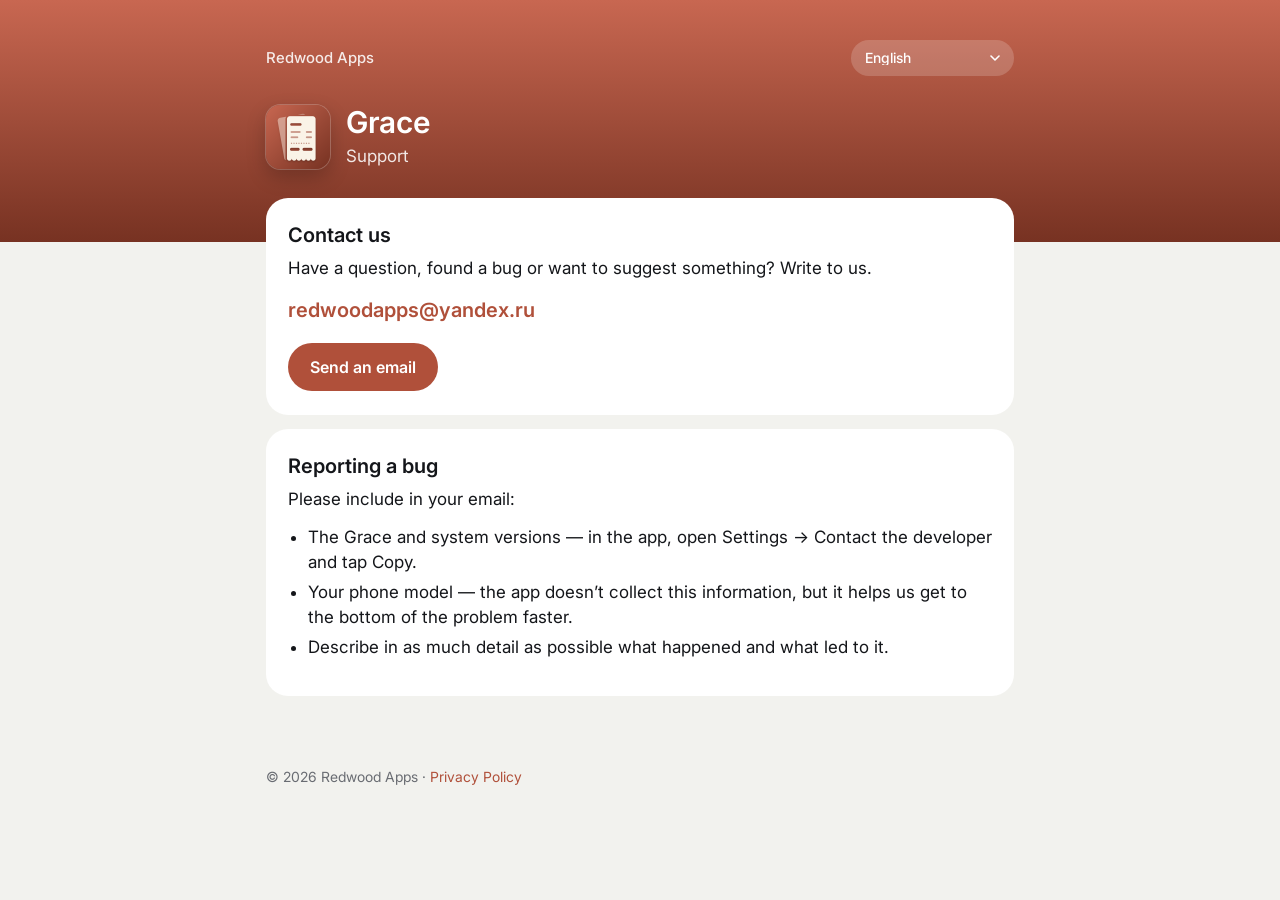
<file: grace/support/index.html>
<!doctype html>
<html lang="en">
<head>
<meta charset="utf-8">
<meta name="viewport" content="width=device-width, initial-scale=1, viewport-fit=cover">
<title>Grace — Support</title>
<meta name="description" content="Support for Grace, a personal expense tracker.">
<link rel="icon" type="image/png" sizes="64x64" href="../../assets/favicon.png?v=a2176e25">
<link rel="icon" type="image/png" sizes="192x192" href="../../assets/favicon-192.png?v=a2176e25">
<link rel="apple-touch-icon" href="../../assets/apple-touch-icon.png">
<link rel="stylesheet" href="../../assets/style.css?v=e72add0f">
<script src="../../assets/lang.js?v=58153609"></script>
</head>
<body>
<!-- Страница собирается из Grace-store/texts/privacy (policy.py, support.py, build.py); правки текста — там. -->
<header class="hero">
  <div class="hero-inner">
    <div class="hero-top">
      <span class="brand">Redwood Apps</span>
      <label class="lang-select"><span class="visually-hidden">Language</span><select id="lang"><option value="en" lang="en">English</option><option value="id" lang="id">Bahasa Indonesia</option><option value="de" lang="de">Deutsch</option><option value="es" lang="es">Español</option><option value="fr" lang="fr">Français</option><option value="it" lang="it">Italiano</option><option value="pl" lang="pl">Polski</option><option value="pt" lang="pt">Português</option><option value="vi" lang="vi">Tiếng Việt</option><option value="tr" lang="tr">Türkçe</option><option value="ru" lang="ru">Русский</option><option value="uk" lang="uk">Українська</option><option value="hi" lang="hi">हिन्दी</option><option value="th" lang="th">ไทย</option><option value="ja" lang="ja">日本語</option><option value="ko" lang="ko">한국어</option></select></label>
    </div>
    <div class="app-head">
      <img class="icon" src="../../assets/grace-icon.png" alt="" width="64" height="64">
      <div>
        <h1>Grace</h1>
        <p class="sub"><span data-lang="en" lang="en">Support</span><span data-lang="id" lang="id" hidden>Dukungan</span><span data-lang="de" lang="de" hidden>Support</span><span data-lang="es" lang="es" hidden>Soporte</span><span data-lang="fr" lang="fr" hidden>Assistance</span><span data-lang="it" lang="it" hidden>Assistenza</span><span data-lang="pl" lang="pl" hidden>Pomoc</span><span data-lang="pt" lang="pt" hidden>Suporte</span><span data-lang="vi" lang="vi" hidden>Hỗ trợ</span><span data-lang="tr" lang="tr" hidden>Destek</span><span data-lang="ru" lang="ru" hidden>Поддержка</span><span data-lang="uk" lang="uk" hidden>Підтримка</span><span data-lang="hi" lang="hi" hidden>सहायता</span><span data-lang="th" lang="th" hidden>ฝ่ายสนับสนุน</span><span data-lang="ja" lang="ja" hidden>サポート</span><span data-lang="ko" lang="ko" hidden>지원</span></p>
      </div>
    </div>
  </div>
</header>
<main class="content">
<div data-lang="en" lang="en">
<section class="card">
<h2>Contact us</h2>
<p>Have a question, found a bug or want to suggest something? Write to us.</p>
<p class="email"><a href="mailto:redwoodapps@yandex.ru?subject=Grace">redwoodapps@yandex.ru</a></p>
<div class="links"><a class="button" href="mailto:redwoodapps@yandex.ru?subject=Grace">Send an email</a></div>
</section>
<section class="card">
<h2>Reporting a bug</h2>
<p>Please include in your email:</p>
<ul>
  <li>The Grace and system versions — in the app, open Settings → Contact the developer and tap Copy.</li>
  <li>Your phone model — the app doesn’t collect this information, but it helps us get to the bottom of the problem faster.</li>
  <li>Describe in as much detail as possible what happened and what led to it.</li>
</ul>
</section>
</div>
<div data-lang="id" lang="id" hidden>
<section class="card">
<h2>Hubungi kami</h2>
<p>Punya pertanyaan, menemukan bug, atau ingin memberi saran? Kirimkan email kepada kami.</p>
<p class="email"><a href="mailto:redwoodapps@yandex.ru?subject=Grace">redwoodapps@yandex.ru</a></p>
<div class="links"><a class="button" href="mailto:redwoodapps@yandex.ru?subject=Grace">Kirim email</a></div>
</section>
<section class="card">
<h2>Jika menemukan bug</h2>
<p>Sertakan dalam emailmu:</p>
<ul>
  <li>Versi Grace dan sistem — di aplikasi, buka “Pengaturan” → “Hubungi pengembang”, lalu ketuk “Salin”.</li>
  <li>Model ponsel — aplikasi tidak mengumpulkan informasi ini, padahal informasi ini membantu kami menemukan penyebab masalah lebih cepat.</li>
  <li>Jelaskan sedetail mungkin apa yang terjadi dan tindakan apa yang menyebabkannya.</li>
</ul>
</section>
</div>
<div data-lang="de" lang="de" hidden>
<section class="card">
<h2>Kontakt</h2>
<p>Du hast eine Frage, einen Fehler gefunden oder einen Vorschlag? Schreib uns.</p>
<p class="email"><a href="mailto:redwoodapps@yandex.ru?subject=Grace">redwoodapps@yandex.ru</a></p>
<div class="links"><a class="button" href="mailto:redwoodapps@yandex.ru?subject=Grace">E-Mail schreiben</a></div>
</section>
<section class="card">
<h2>Fehler melden</h2>
<p>Bitte gib in deiner E-Mail an:</p>
<ul>
  <li>Die Version von Grace und des Betriebssystems — öffne in der App „Einstellungen“ → „Entwickler kontaktieren“ und tippe auf „Kopieren“.</li>
  <li>Dein Smartphone-Modell — die App erfasst diese Angabe nicht, sie hilft uns aber, dem Problem schneller auf den Grund zu gehen.</li>
  <li>Beschreibe möglichst genau, was passiert ist und welche Schritte dazu geführt haben.</li>
</ul>
</section>
</div>
<div data-lang="es" lang="es" hidden>
<section class="card">
<h2>Contáctanos</h2>
<p>¿Tienes una pregunta, encontraste un error o quieres sugerir algo? Escríbenos.</p>
<p class="email"><a href="mailto:redwoodapps@yandex.ru?subject=Grace">redwoodapps@yandex.ru</a></p>
<div class="links"><a class="button" href="mailto:redwoodapps@yandex.ru?subject=Grace">Enviar un correo</a></div>
</section>
<section class="card">
<h2>Si encontraste un error</h2>
<p>Incluye en tu correo:</p>
<ul>
  <li>La versión de Grace y del sistema: en la app, abre “Ajustes” → “Escribir al desarrollador” y toca “Copiar”.</li>
  <li>El modelo de tu teléfono: la app no recopila este dato, y nos ayuda a resolver el problema más rápido.</li>
  <li>Describe con el mayor detalle posible qué pasó y qué acciones llevaron a ello.</li>
</ul>
</section>
</div>
<div data-lang="fr" lang="fr" hidden>
<section class="card">
<h2>Nous contacter</h2>
<p>Une question, un bug ou une suggestion ? Écrivez-nous.</p>
<p class="email"><a href="mailto:redwoodapps@yandex.ru?subject=Grace">redwoodapps@yandex.ru</a></p>
<div class="links"><a class="button" href="mailto:redwoodapps@yandex.ru?subject=Grace">Envoyer un e-mail</a></div>
</section>
<section class="card">
<h2>Signaler un bug</h2>
<p>Indiquez dans votre e-mail :</p>
<ul>
  <li>Les versions de Grace et du système — dans l’application, ouvrez « Réglages » → « Écrire au développeur » et touchez « Copier ».</li>
  <li>Le modèle de votre téléphone — l’application ne collecte pas cette information, mais elle nous aide à résoudre le problème plus vite.</li>
  <li>Décrivez le plus précisément possible ce qui s’est passé et les actions qui y ont mené.</li>
</ul>
</section>
</div>
<div data-lang="it" lang="it" hidden>
<section class="card">
<h2>Contattaci</h2>
<p>Hai una domanda, hai trovato un errore o vuoi suggerire qualcosa? Scrivici.</p>
<p class="email"><a href="mailto:redwoodapps@yandex.ru?subject=Grace">redwoodapps@yandex.ru</a></p>
<div class="links"><a class="button" href="mailto:redwoodapps@yandex.ru?subject=Grace">Invia un’e-mail</a></div>
</section>
<section class="card">
<h2>Se hai trovato un errore</h2>
<p>Indica nell’e-mail:</p>
<ul>
  <li>La versione di Grace e del sistema — nell’app apri «Impostazioni» → «Scrivi allo sviluppatore» e tocca «Copia».</li>
  <li>Il modello del telefono — l’app non raccoglie questa informazione, ma ci aiuta a capire più in fretta il problema.</li>
  <li>Descrivi nel modo più dettagliato possibile cosa è successo e quali azioni hanno portato al problema.</li>
</ul>
</section>
</div>
<div data-lang="pl" lang="pl" hidden>
<section class="card">
<h2>Kontakt</h2>
<p>Masz pytanie, błąd do zgłoszenia albo pomysł? Napisz do nas.</p>
<p class="email"><a href="mailto:redwoodapps@yandex.ru?subject=Grace">redwoodapps@yandex.ru</a></p>
<div class="links"><a class="button" href="mailto:redwoodapps@yandex.ru?subject=Grace">Napisz e-mail</a></div>
</section>
<section class="card">
<h2>Jeśli znajdziesz błąd</h2>
<p>Dodaj do wiadomości:</p>
<ul>
  <li>Wersję Grace i systemu — w aplikacji otwórz „Ustawienia” → „Napisz do twórcy” i stuknij „Kopiuj”.</li>
  <li>Model telefonu — aplikacja nie zbiera tych informacji, a pomogą nam one szybciej znaleźć przyczynę problemu.</li>
  <li>Jak najdokładniej opisz, co się stało i jakie działania do tego doprowadziły.</li>
</ul>
</section>
</div>
<div data-lang="pt" lang="pt" hidden>
<section class="card">
<h2>Fale conosco</h2>
<p>Tem uma dúvida, encontrou um erro ou quer sugerir algo? Escreva para nós.</p>
<p class="email"><a href="mailto:redwoodapps@yandex.ru?subject=Grace">redwoodapps@yandex.ru</a></p>
<div class="links"><a class="button" href="mailto:redwoodapps@yandex.ru?subject=Grace">Enviar e-mail</a></div>
</section>
<section class="card">
<h2>Se encontrou um erro</h2>
<p>Inclua no seu e-mail:</p>
<ul>
  <li>As versões do Grace e do sistema — no app, abra “Ajustes” → “Falar com o desenvolvedor” e toque em “Copiar”.</li>
  <li>O modelo do celular — o app não coleta essa informação, e ela nos ajuda a entender o problema mais rápido.</li>
  <li>Descreva com o máximo de detalhes o que aconteceu e quais ações levaram a isso.</li>
</ul>
</section>
</div>
<div data-lang="vi" lang="vi" hidden>
<section class="card">
<h2>Liên hệ với chúng tôi</h2>
<p>Bạn có câu hỏi, phát hiện lỗi hoặc muốn góp ý? Hãy viết cho chúng tôi.</p>
<p class="email"><a href="mailto:redwoodapps@yandex.ru?subject=Grace">redwoodapps@yandex.ru</a></p>
<div class="links"><a class="button" href="mailto:redwoodapps@yandex.ru?subject=Grace">Gửi email</a></div>
</section>
<section class="card">
<h2>Nếu bạn phát hiện lỗi</h2>
<p>Vui lòng ghi trong email:</p>
<ul>
  <li>Phiên bản Grace và hệ thống — trong ứng dụng, mở “Cài đặt” → “Liên hệ nhà phát triển” rồi nhấn “Sao chép”.</li>
  <li>Kiểu máy điện thoại — ứng dụng không thu thập thông tin này, nhưng nó giúp chúng tôi tìm ra nguyên nhân nhanh hơn.</li>
  <li>Mô tả càng chi tiết càng tốt điều gì đã xảy ra và những thao tác nào dẫn đến lỗi.</li>
</ul>
</section>
</div>
<div data-lang="tr" lang="tr" hidden>
<section class="card">
<h2>Bize ulaş</h2>
<p>Bir soru mu sormak istiyorsun, hata mı buldun, yoksa bir önerin mi var? Bize yaz.</p>
<p class="email"><a href="mailto:redwoodapps@yandex.ru?subject=Grace">redwoodapps@yandex.ru</a></p>
<div class="links"><a class="button" href="mailto:redwoodapps@yandex.ru?subject=Grace">E-posta gönder</a></div>
</section>
<section class="card">
<h2>Hata bulduysan</h2>
<p>E-postana şunları ekle:</p>
<ul>
  <li>Grace ve sistem sürümü — uygulamada “Ayarlar” → “Geliştiriciye yaz” bölümünü açıp “Kopyala”ya dokun.</li>
  <li>Telefon modeli — uygulama bu bilgiyi toplamaz, ancak bu bilgi sorunu daha hızlı çözmemize yardımcı olur.</li>
  <li>Ne olduğunu ve buna hangi adımların yol açtığını olabildiğince ayrıntılı anlat.</li>
</ul>
</section>
</div>
<div data-lang="ru" lang="ru" hidden>
<section class="card">
<h2>Связаться с нами</h2>
<p>Есть вопрос, нашли ошибку или хотите что-то предложить — напишите нам.</p>
<p class="email"><a href="mailto:redwoodapps@yandex.ru?subject=Grace">redwoodapps@yandex.ru</a></p>
<div class="links"><a class="button" href="mailto:redwoodapps@yandex.ru?subject=Grace">Написать письмо</a></div>
</section>
<section class="card">
<h2>Если нашли ошибку</h2>
<p>Добавьте в письмо:</p>
<ul>
  <li>Версию Grace и системы — в приложении откройте «Настройки» → «Написать разработчику» и нажмите «Копировать».</li>
  <li>Модель телефона — приложение не собирает эти сведения, а они помогут быстрее разобраться в проблеме.</li>
  <li>Как можно подробнее опишите, что произошло и какие действия к этому привели.</li>
</ul>
</section>
</div>
<div data-lang="uk" lang="uk" hidden>
<section class="card">
<h2>Зв’язатися з нами</h2>
<p>Маєте запитання, знайшли помилку чи хочете щось запропонувати — напишіть нам.</p>
<p class="email"><a href="mailto:redwoodapps@yandex.ru?subject=Grace">redwoodapps@yandex.ru</a></p>
<div class="links"><a class="button" href="mailto:redwoodapps@yandex.ru?subject=Grace">Написати листа</a></div>
</section>
<section class="card">
<h2>Якщо знайшли помилку</h2>
<p>Додайте до листа:</p>
<ul>
  <li>Версію Grace і системи — у застосунку відкрийте «Налаштування» → «Написати розробнику» й натисніть «Копіювати».</li>
  <li>Модель телефона — застосунок не збирає ці відомості, а вони допоможуть швидше розібратися в проблемі.</li>
  <li>Якомога докладніше опишіть, що сталося і які дії до цього призвели.</li>
</ul>
</section>
</div>
<div data-lang="hi" lang="hi" hidden>
<section class="card">
<h2>हमसे संपर्क करें</h2>
<p>कोई सवाल है, कोई गड़बड़ी मिली या कोई सुझाव देना चाहते हैं? हमें लिखें।</p>
<p class="email"><a href="mailto:redwoodapps@yandex.ru?subject=Grace">redwoodapps@yandex.ru</a></p>
<div class="links"><a class="button" href="mailto:redwoodapps@yandex.ru?subject=Grace">ईमेल भेजें</a></div>
</section>
<section class="card">
<h2>अगर कोई गड़बड़ी मिली है</h2>
<p>अपने ईमेल में ये बातें जोड़ें:</p>
<ul>
  <li>Grace और सिस्टम का वर्शन — ऐप में “सेटिंग” → “डेवलपर को लिखें” खोलें और “कॉपी करें” पर टैप करें।</li>
  <li>फ़ोन का मॉडल — ऐप यह जानकारी एकत्र नहीं करता, लेकिन इससे हमें समस्या को जल्दी समझने में मदद मिलती है।</li>
  <li>जितना हो सके विस्तार से बताएँ कि क्या हुआ और किन कदमों के बाद ऐसा हुआ।</li>
</ul>
</section>
</div>
<div data-lang="th" lang="th" hidden>
<section class="card">
<h2>ติดต่อเรา</h2>
<p>มีคำถาม พบข้อผิดพลาด หรืออยากเสนอแนะอะไร เขียนถึงเราได้เลย</p>
<p class="email"><a href="mailto:redwoodapps@yandex.ru?subject=Grace">redwoodapps@yandex.ru</a></p>
<div class="links"><a class="button" href="mailto:redwoodapps@yandex.ru?subject=Grace">ส่งอีเมล</a></div>
</section>
<section class="card">
<h2>หากพบข้อผิดพลาด</h2>
<p>โปรดระบุในอีเมล:</p>
<ul>
  <li>เวอร์ชันของ Grace และระบบ — ในแอป เปิด “การตั้งค่า” → “ติดต่อผู้พัฒนา” แล้วแตะ “คัดลอก”</li>
  <li>รุ่นโทรศัพท์ — แอปไม่ได้เก็บข้อมูลนี้ แต่ข้อมูลนี้ช่วยให้เราตรวจสอบปัญหาได้เร็วขึ้น</li>
  <li>อธิบายให้ละเอียดที่สุดว่าเกิดอะไรขึ้น และทำอะไรไปก่อนที่ปัญหาจะเกิด</li>
</ul>
</section>
</div>
<div data-lang="ja" lang="ja" hidden>
<section class="card">
<h2>お問い合わせ</h2>
<p>ご質問、不具合のご報告、ご要望などがありましたら、メールでお知らせください。</p>
<p class="email"><a href="mailto:redwoodapps@yandex.ru?subject=Grace">redwoodapps@yandex.ru</a></p>
<div class="links"><a class="button" href="mailto:redwoodapps@yandex.ru?subject=Grace">メールを送る</a></div>
</section>
<section class="card">
<h2>不具合を見つけた場合</h2>
<p>メールに次の内容をご記入ください：</p>
<ul>
  <li>Graceとシステムのバージョン — アプリで「設定」→「開発者に連絡」を開き、「コピー」をタップしてください。</li>
  <li>スマートフォンの機種 — アプリはこの情報を収集していませんが、問題の早期解決に役立ちます。</li>
  <li>何が起きたか、どのような操作の後に起きたかを、できるだけ詳しくお書きください。</li>
</ul>
</section>
</div>
<div data-lang="ko" lang="ko" hidden>
<section class="card">
<h2>문의하기</h2>
<p>질문이 있거나 오류를 발견했거나 제안하고 싶은 것이 있다면 메일을 보내 주세요.</p>
<p class="email"><a href="mailto:redwoodapps@yandex.ru?subject=Grace">redwoodapps@yandex.ru</a></p>
<div class="links"><a class="button" href="mailto:redwoodapps@yandex.ru?subject=Grace">이메일 보내기</a></div>
</section>
<section class="card">
<h2>오류를 발견했다면</h2>
<p>메일에 다음 내용을 적어 주세요:</p>
<ul>
  <li>Grace와 시스템 버전 — 앱에서 ‘설정’ → ‘개발자에게 문의’를 열고 ‘복사’를 누르세요.</li>
  <li>휴대폰 모델 — 앱은 이 정보를 수집하지 않지만, 문제를 더 빨리 파악하는 데 도움이 됩니다.</li>
  <li>무엇이 일어났는지, 어떤 동작 후에 일어났는지 최대한 자세히 적어 주세요.</li>
</ul>
</section>
</div>
</main>
<footer>© 2026 Redwood Apps · <a href="../privacy/"><span data-lang="en" lang="en">Privacy Policy</span><span data-lang="id" lang="id" hidden>Kebijakan Privasi</span><span data-lang="de" lang="de" hidden>Datenschutzerklärung</span><span data-lang="es" lang="es" hidden>Política de privacidad</span><span data-lang="fr" lang="fr" hidden>Politique de confidentialité</span><span data-lang="it" lang="it" hidden>Informativa sulla privacy</span><span data-lang="pl" lang="pl" hidden>Polityka prywatności</span><span data-lang="pt" lang="pt" hidden>Política de privacidade</span><span data-lang="vi" lang="vi" hidden>Chính sách quyền riêng tư</span><span data-lang="tr" lang="tr" hidden>Gizlilik Politikası</span><span data-lang="ru" lang="ru" hidden>Политика конфиденциальности</span><span data-lang="uk" lang="uk" hidden>Політика конфіденційності</span><span data-lang="hi" lang="hi" hidden>गोपनीयता नीति</span><span data-lang="th" lang="th" hidden>นโยบายความเป็นส่วนตัว</span><span data-lang="ja" lang="ja" hidden>プライバシーポリシー</span><span data-lang="ko" lang="ko" hidden>개인정보 처리방침</span></a></footer>
</body>
</html>
</file>
<file: assets/style.css>
/* Цвета и шрифт — те же, что в приложении Grace (тема «Терракота»). */
@font-face { font-family: Inter; src: url(fonts/Inter_18pt-Regular.ttf) format("truetype"); font-weight: 400; font-display: swap; }
@font-face { font-family: Inter; src: url(fonts/Inter_18pt-Medium.ttf) format("truetype"); font-weight: 500; font-display: swap; }
@font-face { font-family: Inter; src: url(fonts/Inter_18pt-SemiBold.ttf) format("truetype"); font-weight: 600; font-display: swap; }

:root {
  --paper: #F2F2EE;
  --surface: #FFFFFF;
  --ink: #14161A;
  --ink-soft: #585D66;
  --muted: #696C72;
  --line: #E4E4DF;
  --accent: #B0503A;
  --on-hero: #FFFFFF;
  --hero: linear-gradient(180deg, #C86751, #773222);
  --tile: linear-gradient(180deg, #C86751, #773222);
  color-scheme: light dark;
}
@media (prefers-color-scheme: dark) {
  :root {
    --paper: #111316;
    --surface: #191C20;
    --ink: #F2F2EF;
    --ink-soft: #A8ADB5;
    --muted: #777E86;
    --line: #2B2F35;
    --accent: #C3614A;
    --on-hero: #F2F2EF;
    /* как в приложении: ночью шапка цвета бумаги, цветное пятно не слепит */
    --hero: #111316;
  }
}

* { box-sizing: border-box; }
html { -webkit-text-size-adjust: 100%; }
body {
  margin: 0;
  background: var(--paper);
  color: var(--ink);
  font: 400 17px/1.5 Inter, -apple-system, "Segoe UI", Roboto, "Noto Sans", sans-serif;
}
a { color: var(--accent); text-decoration: none; }
a:hover { text-decoration: underline; }

.hero {
  background: var(--hero);
  color: var(--on-hero);
  padding: 40px 16px 72px;
}
/* у колонки свои поля 16, у шапки их даёт .hero: ширина шапки меньше на эти поля, края совпадают */
.content { max-width: 780px; margin: 0 auto; }
.hero-inner { max-width: 748px; margin: 0 auto; }
.hero-top { display: flex; justify-content: space-between; align-items: center; gap: 12px; margin-bottom: 28px; }
.brand { color: var(--on-hero); opacity: .88; font-weight: 500; font-size: 15px; }
.app-head { display: flex; align-items: center; gap: 16px; }
.icon { width: 64px; height: 64px; border-radius: 14.5px; flex: none; display: block; }
/* на переливе шапки плитка того же цвета сливалась: светлый кант и тень отделяют её */
.hero .icon { box-shadow: 0 0 0 1px rgba(255, 255, 255, .22), 0 8px 20px rgba(0, 0, 0, .22); }
.hero h1 { margin: 0; font-size: 30px; line-height: 1.2; font-weight: 600; letter-spacing: -0.01em; }
.hero .sub { margin: 4px 0 0; opacity: .88; font-size: 17px; }

.lang-select select {
  appearance: none; -webkit-appearance: none;
  font: 500 14px/1 Inter, -apple-system, sans-serif;
  color: var(--on-hero);
  background: rgba(255, 255, 255, .18) url("data:image/svg+xml,%3Csvg xmlns='http://www.w3.org/2000/svg' width='10' height='6'%3E%3Cpath d='M1 1l4 4 4-4' fill='none' stroke='white' stroke-width='1.6' stroke-linecap='round' stroke-linejoin='round'/%3E%3C/svg%3E") no-repeat right 14px center;
  border: 0;
  border-radius: 1000px;
  min-height: 36px;
  padding: 0 34px 0 14px;
  cursor: pointer;
}
.lang-select select option { color: #14161A; background: #FFFFFF; }
@media (prefers-color-scheme: dark) { .lang-select select { background-color: rgba(255, 255, 255, .1); } }
.visually-hidden { position: absolute; width: 1px; height: 1px; overflow: hidden; clip: rect(0 0 0 0); white-space: nowrap; }

.content { padding: 0 16px 48px; margin-top: -44px; }
.card {
  background: var(--surface);
  border-radius: 22px;
  padding: 24px 22px;
  margin-bottom: 14px;
}
.card h2 { margin: 0 0 8px; font-size: 20px; line-height: 1.3; font-weight: 600; }
.policy h2 { margin: 26px 0 6px; font-size: 18px; }
/* у деванагари и тайского письма надстрочные знаки: строке нужно больше воздуха */
[lang="hi"] p, [lang="hi"] li, [lang="th"] p, [lang="th"] li { line-height: 1.75; }
.card h3 { margin: 20px 0 6px; font-size: 17px; font-weight: 600; }
.card p { margin: 0 0 12px; color: var(--ink); }
.card p:last-child { margin-bottom: 0; }
.card ul { margin: 0 0 12px; padding-left: 20px; }
.card li { margin-bottom: 4px; }
.muted { color: var(--muted) !important; font-size: 15px; }

.links { display: flex; flex-wrap: wrap; gap: 8px; margin-top: 18px; }

.button {
  display: inline-flex; align-items: center; justify-content: center;
  min-height: 48px; padding: 0 22px;
  border-radius: 1000px;
  background: var(--accent); color: #FFFFFF;
  font-weight: 600; font-size: 16px;
}
.button:hover { text-decoration: none; filter: brightness(1.06); }

.email { font-size: 20px; font-weight: 600; word-break: break-all; margin: 14px 0 0 !important; }

footer { max-width: 780px; margin: 0 auto; padding: 8px 16px 40px; color: var(--muted); font-size: 14px; }

/* Языки: страница несёт все переводы, скрипт оставляет видимым один. */
[hidden] { display: none !important; }
</file>
